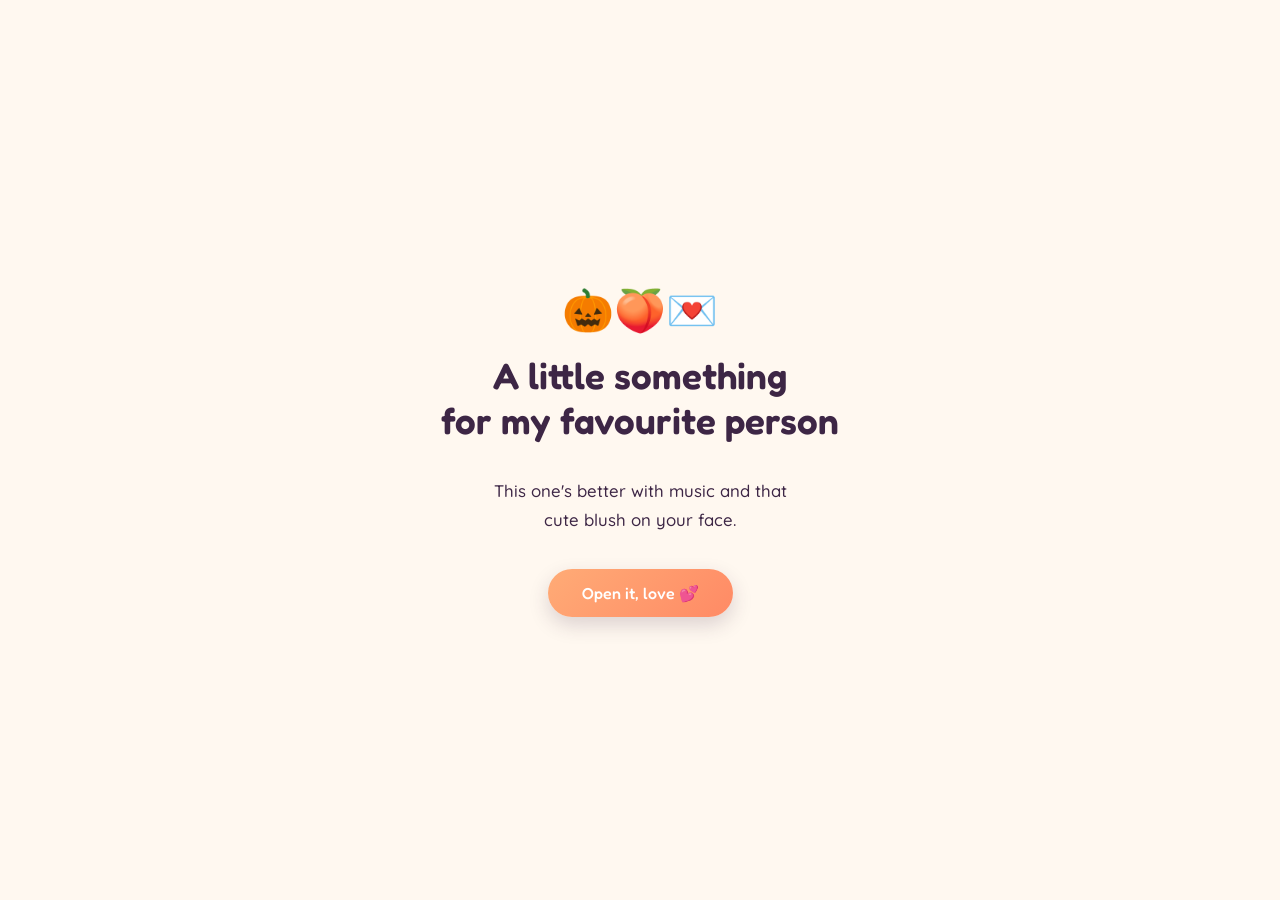
<file: index.html>
<!DOCTYPE html>
<html lang="en">
<head>
<script>
window.PAGE_TRACK = 0;
</script>
<script src="js/player.js"></script>
<meta charset="UTF-8" />
<meta name="viewport" content="width=device-width, initial-scale=1.0" />
<title>Happy Birthday 🎃🍑💜</title>
<link rel="preconnect" href="https://fonts.googleapis.com">
<link href="https://fonts.googleapis.com/css2?family=Fredoka:wght@400;500;600&family=Quicksand:wght@500;600&family=Caveat:wght@600&display=swap" rel="stylesheet">
<link rel="stylesheet" href="css/style.css">
</head>
<body data-page="index">

  <div class="blob blob-1"></div>
  <div class="blob blob-2"></div>
  <div class="blob blob-3"></div>
  <div class="hearts-bg"></div>

  <!-- entry overlay: unlocks background music with a tap (browsers require this) -->
  <div class="entry-overlay">
    <div style="font-size:2.6rem;">🎃🍑💌</div>
    <h2 style="margin:0;">A little something<br>for my favourite person</h2>
    <p style="max-width:320px;"> This one's better with music and that cute blush on your face.</p>
    <button class="btn btn-primary entry-start">Open it, love 💕</button>
  </div>

  <main class="page">
    <p class="eyebrow">happy birthday, my</p>
    <h1><span class="nickname-rotator">Pumpkin</span></h1>
    <p style="max-width:480px;">
      I made you something —<br>
      because you deserve a whole little world made just for you.<br>
      This is Full of my love......just wanna be yours 💕
    </p>
    <div class="btn-row">
      <a class="btn btn-primary" href="note.html">Open your gift →</a>
    </div>
  </main>

  <div class="player">
    <button class="player-toggle">▶</button>
    <button class="player-next">⏭</button>
    <span class="player-track">Our Song 🎵</span>
  </div>
  <div class="music-toast"></div>

  <nav class="orchard-nav">
    <a data-page="index" href="index.html" title="Start"></a>
    <a data-page="note" href="note.html" title="The Note"></a>
    <a data-page="gallery" href="gallery.html" title="Us"></a>
    <a data-page="game" href="game.html" title="Play"></a>
    <a data-page="finale" href="finale.html" title="The End"></a>
  </nav>

  <script src="js/main.js"></script>
  <script src="js/player.js"></script>
</body>
</html>
</file>
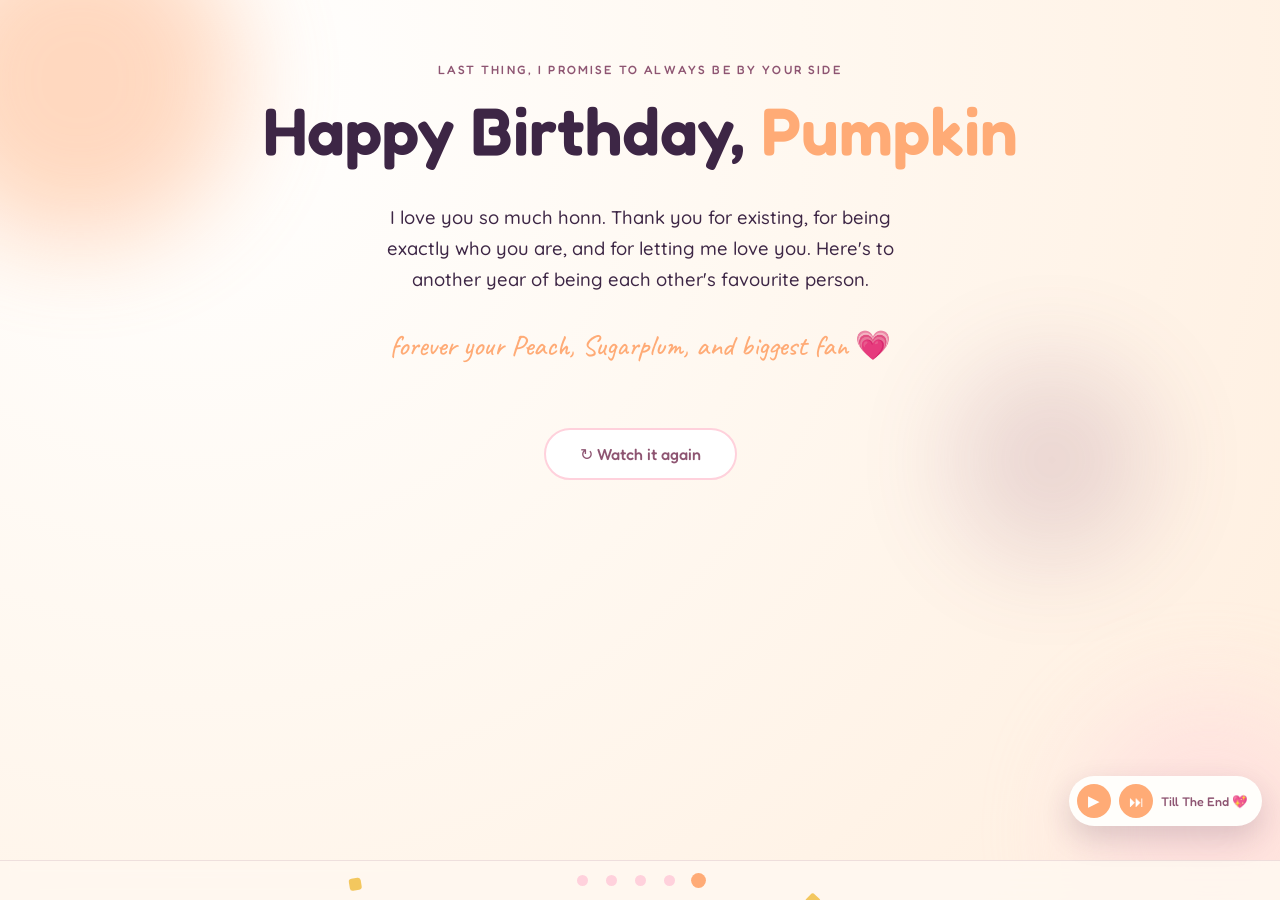
<file: finale.html>
<!DOCTYPE html>
<html lang="en">
<head>
<script>
window.PAGE_TRACK = 4;
</script>
<script src="js/player.js"></script>
<meta charset="UTF-8" />
<meta name="viewport" content="width=device-width, initial-scale=1.0" />
<title>I Love You So Much</title>
<link rel="preconnect" href="https://fonts.googleapis.com">
<link href="https://fonts.googleapis.com/css2?family=Fredoka:wght@400;500;600&family=Quicksand:wght@500;600&family=Caveat:wght@600&display=swap" rel="stylesheet">
<link rel="stylesheet" href="css/style.css">
</head>
<body data-page="finale">

  <div class="blob blob-1"></div>
  <div class="blob blob-2"></div>
  <div class="blob blob-3"></div>
  <div class="hearts-bg"></div>
  <div class="confetti"></div>

  <main class="page">
    <p class="eyebrow">last thing, I promise to always be by your side</p>
    <h1 class="finale-title">Happy Birthday, <span class="nickname-rotator">Pumpkin</span></h1>
    <p style="max-width:520px; font-size:1.15rem;">
      I love you so much honn.
      Thank you for existing, for being exactly who you are, and for
      letting me love you. Here's to another year of being
      each other's favourite person.
    </p>
    <p class="note-signoff" style="margin-top:8px;">forever your Peach, Sugarplum, and biggest fan 💗</p>

    <div class="btn-row">
      <a class="btn btn-ghost" href="index.html">↻ Watch it again</a>
    </div>
  </main>

  <div class="player">
    <button class="player-toggle">▶</button>
    <button class="player-next">⏭</button>
    <span class="player-track">Our Song 🎵</span>
  </div>
  <div class="music-toast"></div>

  <nav class="orchard-nav">
    <a data-page="index" href="index.html"></a>
    <a data-page="note" href="note.html"></a>
    <a data-page="gallery" href="gallery.html"></a>
    <a data-page="game" href="game.html"></a>
    <a data-page="finale" href="finale.html"></a>
  </nav>

  <script src="js/main.js"></script>
  <script src="js/player.js"></script>
  <script>
    // simple confetti burst on load
    (function(){
      const layer = document.querySelector('.confetti');
      const colors = ['#FFAB76', '#FFD1DC', '#8E5572', '#F2C14E'];
      for (let i = 0; i < 60; i++) {
        const p = document.createElement('div');
        const size = 6 + Math.random() * 6;
        p.style.position = 'absolute';
        p.style.top = '-20px';
        p.style.left = Math.random() * 100 + '%';
        p.style.width = size + 'px';
        p.style.height = size + 'px';
        p.style.background = colors[Math.floor(Math.random()*colors.length)];
        p.style.borderRadius = Math.random() > 0.5 ? '50%' : '3px';
        p.style.opacity = 0.9;
        p.style.transform = `rotate(${Math.random()*360}deg)`;
        p.style.transition = `transform ${3 + Math.random()*2}s linear, top ${3 + Math.random()*2}s ease-in`;
        layer.appendChild(p);
        requestAnimationFrame(() => {
          setTimeout(() => {
            p.style.top = 100 + Math.random()*20 + '%';
            p.style.transform = `rotate(${Math.random()*720}deg) translateX(${(Math.random()-0.5)*120}px)`;
          }, 20);
        });
        setTimeout(() => p.remove(), 6000);
      }
    })();
  </script>
</body>
</html>
</file>
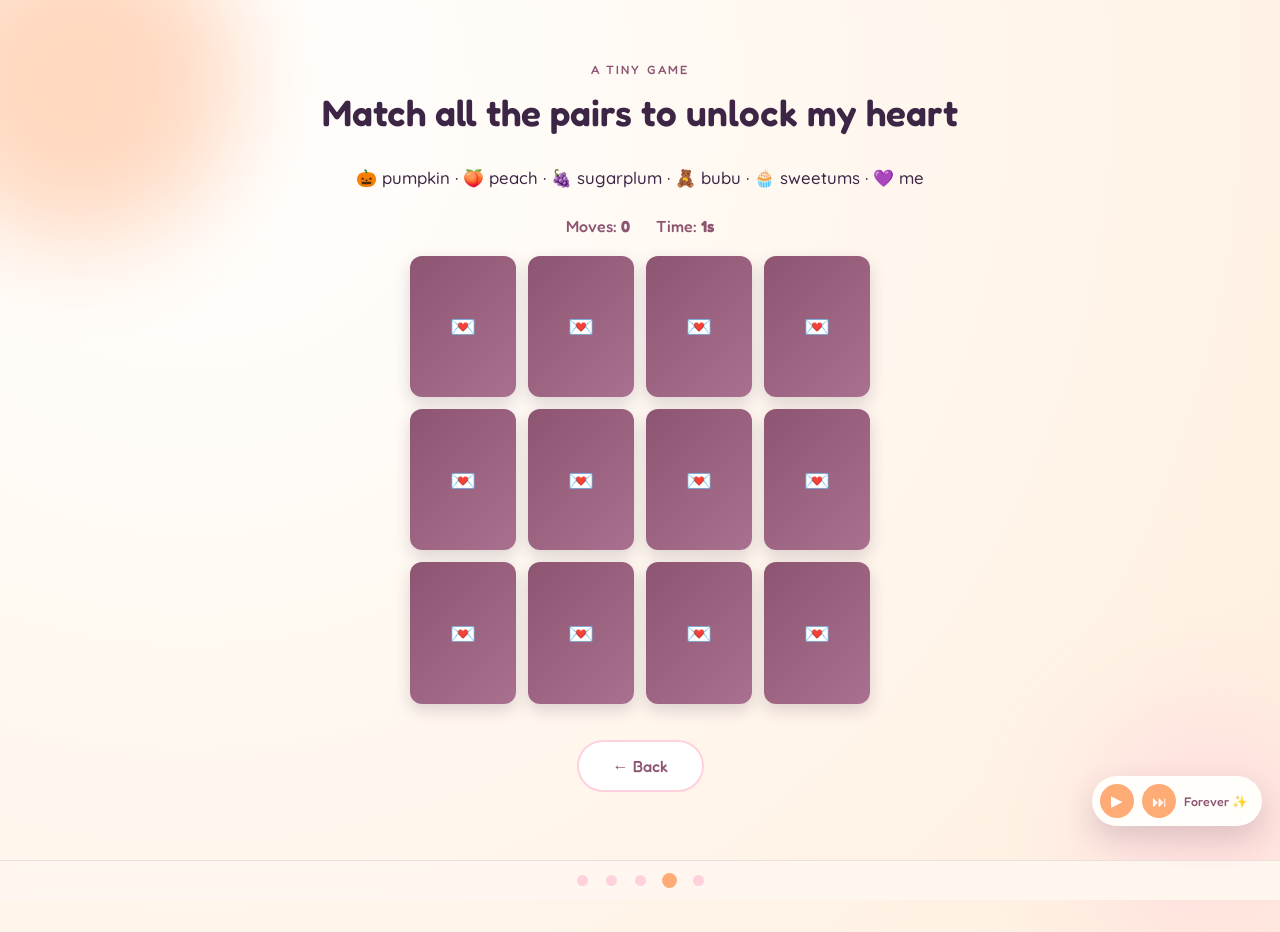
<file: game.html>
<!DOCTYPE html>
<html lang="en">
<head>
<script>
window.PAGE_TRACK = 3;
</script>
<script src="js/player.js"></script>
<meta charset="UTF-8" />
<meta name="viewport" content="width=device-width, initial-scale=1.0" />
<title>Unlock My Heart 💕</title>
<link rel="preconnect" href="https://fonts.googleapis.com">
<link href="https://fonts.googleapis.com/css2?family=Fredoka:wght@400;500;600&family=Quicksand:wght@500;600&family=Caveat:wght@600&display=swap" rel="stylesheet">
<link rel="stylesheet" href="css/style.css">
</head>
<body data-page="game">

  <div class="blob blob-1"></div>
  <div class="blob blob-2"></div>
  <div class="hearts-bg"></div>

  <main class="page">
    <p class="eyebrow">a tiny game</p>
    <h2>Match all the pairs to unlock my heart</h2>
    <p>🎃 pumpkin · 🍑 peach · 🍇 sugarplum · 🧸 bubu · 🧁 sweetums · 💜 me</p>

    <div class="game-stats">
      <span>Moves: <b class="moves-count">0</b></span>
      <span>Time: <b class="time-count">0s</b></span>
    </div>

    <div class="game-board"></div>

    <div class="btn-row">
      <a class="btn btn-ghost" href="gallery.html">← Back</a>
    </div>
  </main>

  <div class="win-modal">
    <div class="win-card">
      <div style="font-size:2.4rem;">🎉💕</div>
      <h2>You unlocked my heart</h2>
      <p class="win-summary"></p>
      <a class="btn btn-primary" href="finale.html">See the last thing →</a>
    </div>
  </div>

  <div class="player">
    <button class="player-toggle">▶</button>
    <button class="player-next">⏭</button>
    <span class="player-track">Our Song 🎵</span>
  </div>
  <div class="music-toast"></div>

  <nav class="orchard-nav">
    <a data-page="index" href="index.html"></a>
    <a data-page="note" href="note.html"></a>
    <a data-page="gallery" href="gallery.html"></a>
    <a data-page="game" href="game.html"></a>
    <a data-page="finale" href="finale.html"></a>
  </nav>

  <script src="js/main.js"></script>
  <script src="js/player.js"></script>
  <script src="js/game.js"></script>
</body>
</html>
</file>
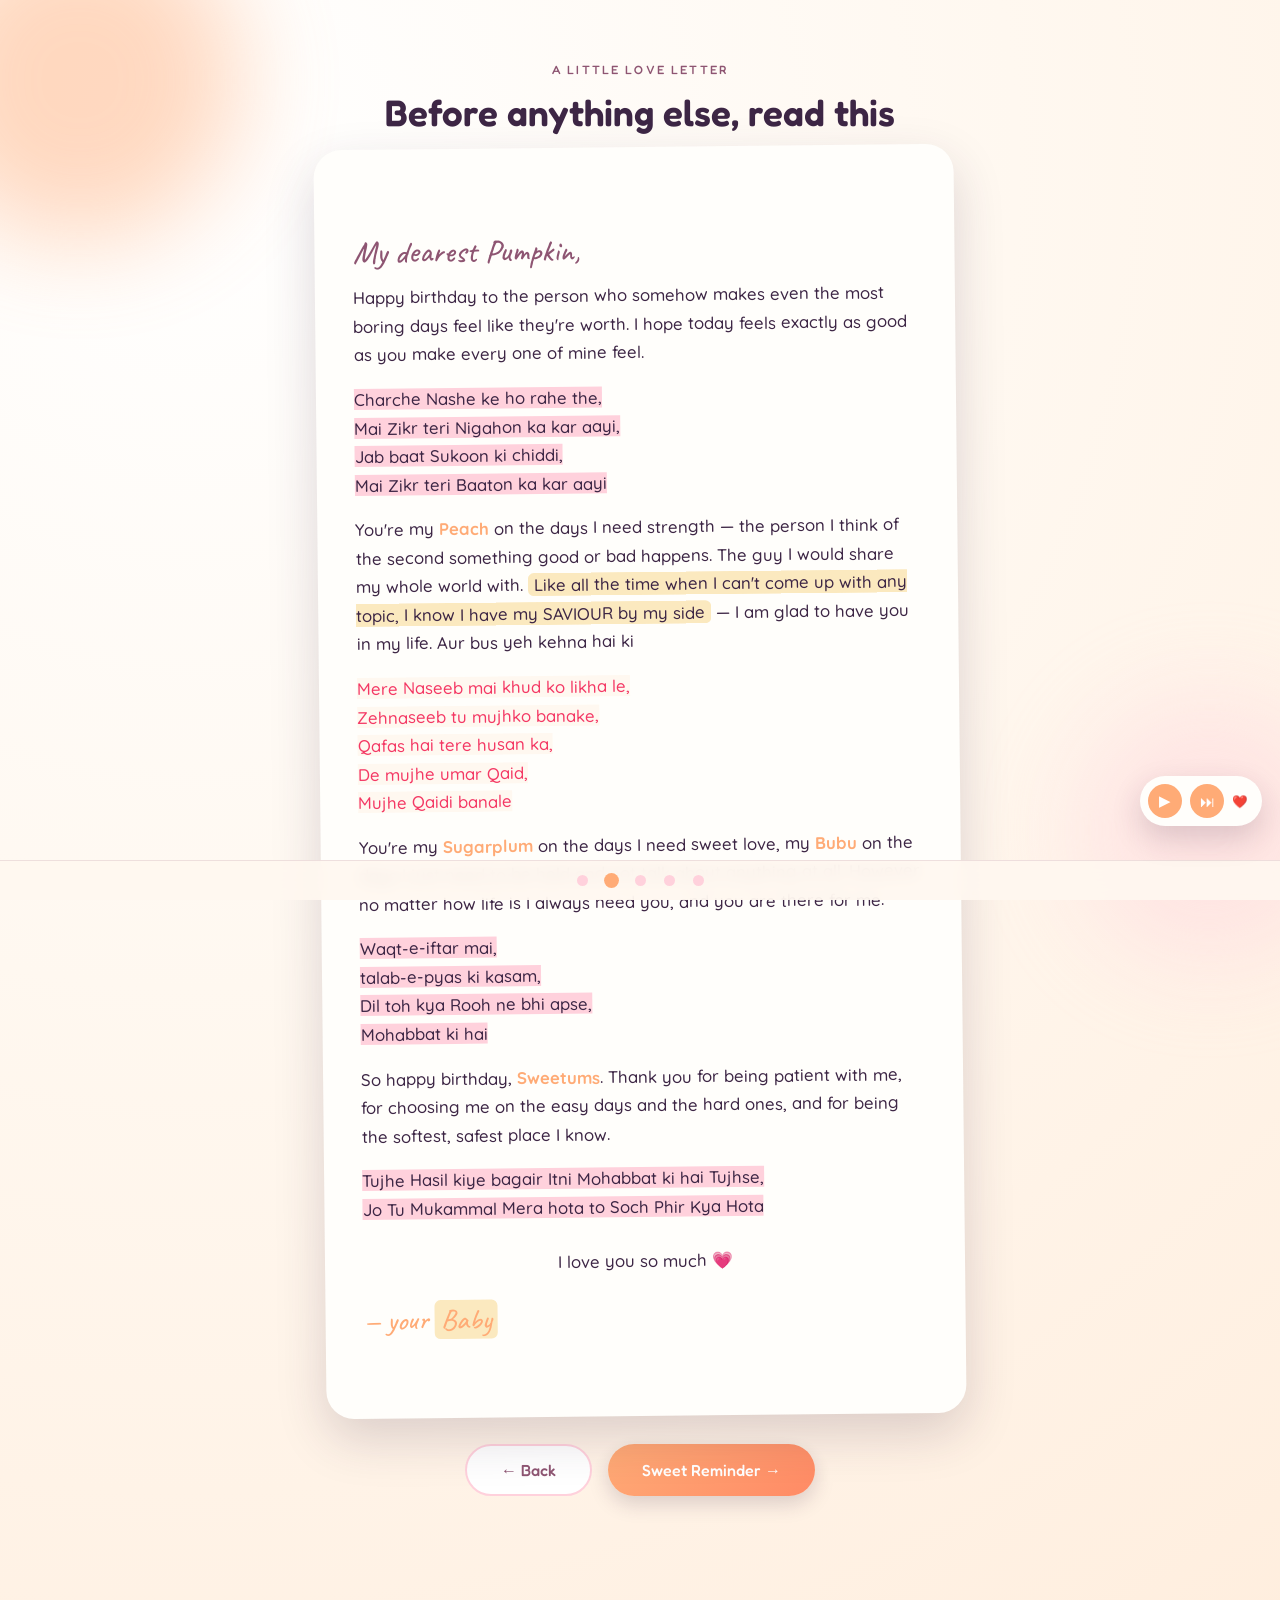
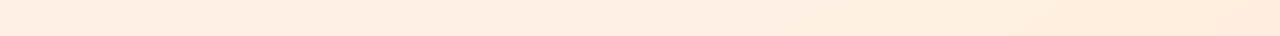
<file: note.html>
<!DOCTYPE html>
<html lang="en">
<head>
<script>
window.PAGE_TRACK = 1;
</script>
<script src="js/player.js"></script>
<meta charset="UTF-8" />
<meta name="viewport" content="width=device-width, initial-scale=1.0" />
<title>A Note For You</title>
<link rel="preconnect" href="https://fonts.googleapis.com">
<link href="https://fonts.googleapis.com/css2?family=Fredoka:wght@400;500;600&family=Quicksand:wght@500;600&family=Caveat:wght@600&display=swap" rel="stylesheet">
<link rel="stylesheet" href="css/style.css">
</head>
<body data-page="note">

  <div class="blob blob-1"></div>
  <div class="blob blob-2"></div>
  <div class="hearts-bg"></div>

  <main class="page">
    <p class="eyebrow">a little love letter</p>
    <h2>Before anything else, read this</h2>

    <div class="note-card">
      <p class="note-open">My dearest Pumpkin,</p>
      <div class="note-body">
        <p>
          Happy birthday to the person who somehow makes even the most
          boring days feel like they're worth. I hope
          today feels exactly as good as you make every one of mine feel.
        </p>
        <p> <span style="background-color:#FFD1DC;"> Charche Nashe ke ho rahe the, <br> Mai Zikr teri Nigahon ka kar aayi,<br> Jab baat Sukoon ki chiddi, <br> Mai Zikr teri Baaton ka kar aayi</span></p>
        
        
        <p>
          You're my <span class="note-highlight">Peach</span> on the days
          I need strength — the person I think of the second something good or
          bad happens. The guy I would share my whole world with.
          <span class="edit-me">Like all the time when I can't come up with any topic, I know I have my SAVIOUR by my side</span> —
          I am glad to have you in my life. Aur bus yeh kehna hai ki 
          </p><p>
         <span style="background-color:#FFF8F0; color:#f43864"> Mere Naseeb mai khud ko likha le,<br> Zehnaseeb tu mujhko banake,<br> Qafas hai tere husan ka,<br> De mujhe umar Qaid,<br> Mujhe Qaidi banale</span> </p>
        </p>
        <p>
          You're my <span class="note-highlight">Sugarplum</span> on the
          days I need sweet love, my <span class="note-highlight">Bubu</span>
          on the days I just need to be held and not talk about anything
          at all. However no matter how life is I always need you, and you are there for me.
          
        </p>
        <p> <span style="background-color:#FFD1DC;">Waqt-e-iftar mai, <br> talab-e-pyas ki kasam,<br>Dil toh kya Rooh ne bhi apse, <br>Mohabbat ki hai</span></p>
        <p>
          So happy birthday, <span class="note-highlight">Sweetums</span>.
          Thank you for being patient with me, for choosing me on the easy
          days and the hard ones, and for being the softest, safest place
          I know.
        </p>
        <p>
          <span style="background-color:#FFD1DC;">Tujhe Hasil kiye bagair Itni Mohabbat ki hai Tujhse,<br> Jo Tu Mukammal Mera hota to Soch Phir Kya Hota</span>
        </p>
        <p style="text-align:center; margin-top:26px;">
          I love you so much <span class="beat">💗</span>
        </p>
      </div>
      <p class="note-signoff">— your <span class="edit-me" title="add your own nickname here">Baby</span></p>
    </div>

    <div class="btn-row">
      <a class="btn btn-ghost" href="index.html">← Back</a>
      <a class="btn btn-primary" href="gallery.html">Sweet Reminder →</a>
    </div>
  </main>

  <div class="player">
    <button class="player-toggle">▶</button>
    <button class="player-next">⏭</button>
    <span class="player-track">Our Song 🎵</span>
  </div>
  <div class="music-toast"></div>

  <nav class="orchard-nav">
    <a data-page="index" href="index.html"></a>
    <a data-page="note" href="note.html"></a>
    <a data-page="gallery" href="gallery.html"></a>
    <a data-page="game" href="game.html"></a>
    <a data-page="finale" href="finale.html"></a>
  </nav>

  <script src="js/main.js"></script>
  <script src="js/player.js"></script>
</body>
</html>
</file>
<file: css/style.css>
/* ============================================
   Orchard of Love — birthday site stylesheet
   Palette: cream #FFF8F0 · blush #FFD1DC · peach #FFAB76
            plum #8E5572 · ink #3D2645 · gold #F2C14E
   ============================================ */

:root{
  --cream: #FFF8F0;
  --blush: #FFD1DC;
  --peach: #FFAB76;
  --plum: #8E5572;
  --ink: #3D2645;
  --gold: #F2C14E;
  --shadow: rgba(61, 38, 69, 0.18);
  --radius-lg: 28px;
  --radius-md: 18px;
}

*{ box-sizing: border-box; }

html{ scroll-behavior: smooth; }

body{
  margin: 0;
  min-height: 100vh;
  background: radial-gradient(circle at 15% 10%, #fff 0%, var(--cream) 45%, #ffeede 100%);
  color: var(--ink);
  font-family: 'Quicksand', sans-serif;
  font-weight: 500;
  overflow-x: hidden;
  position: relative;
}

/* ---------- floating ambient blobs & hearts ---------- */
.blob{
  position: fixed;
  border-radius: 50%;
  filter: blur(50px);
  opacity: 0.45;
  z-index: 0;
  pointer-events: none;
}
.blob-1{ width: 320px; height: 320px; background: var(--peach); top: -80px; left: -80px; }
.blob-2{ width: 260px; height: 260px; background: var(--blush); bottom: -60px; right: -60px; }
.blob-3{ width: 200px; height: 200px; background: var(--plum); opacity: 0.18; top: 40%; right: 10%; }

.hearts-bg{
  position: fixed;
  inset: 0;
  pointer-events: none;
  overflow: hidden;
  z-index: 0;
}
.floating-heart{
  position: absolute;
  bottom: -10%;
  font-size: 1.4rem;
  opacity: 0.55;
  animation: float-up linear infinite;
  color: var(--peach);
}
@keyframes float-up{
  0%{ transform: translateY(0) rotate(0deg); opacity: 0; }
  10%{ opacity: 0.6; }
  100%{ transform: translateY(-115vh) rotate(25deg); opacity: 0; }
}

/* ---------- layout shell ---------- */
.page{
  position: relative;
  z-index: 1;
  max-width: 880px;
  margin: 0 auto;
  padding: 48px 24px 140px;
  min-height: 100vh;
  display: flex;
  flex-direction: column;
  align-items: center;
  text-align: center;
}

.eyebrow{
  font-family: 'Fredoka', sans-serif;
  letter-spacing: 0.18em;
  text-transform: uppercase;
  font-size: 0.75rem;
  color: var(--plum);
  margin-bottom: 10px;
}

h1, h2, h3{
  font-family: 'Fredoka', sans-serif;
  font-weight: 600;
  color: var(--ink);
  margin: 0 0 12px;
}

h1{ font-size: clamp(2.2rem, 6vw, 3.6rem); }
h2{ font-size: clamp(1.6rem, 4vw, 2.3rem); }

p{ line-height: 1.7; font-size: 1.05rem; }

.nickname-rotator{
  font-family: 'Fredoka', sans-serif;
  color: var(--peach);
  display: inline-block;
  transition: opacity 0.35s ease;
}

/* ---------- buttons ---------- */
.btn{
  font-family: 'Fredoka', sans-serif;
  font-weight: 500;
  font-size: 1rem;
  border: none;
  border-radius: 999px;
  padding: 14px 34px;
  cursor: pointer;
  text-decoration: none;
  display: inline-flex;
  align-items: center;
  gap: 8px;
  transition: transform 0.2s ease, box-shadow 0.2s ease;
  box-shadow: 0 8px 20px var(--shadow);
}
.btn:hover{ transform: translateY(-3px); }
.btn:active{ transform: translateY(0); }
.btn-primary{
  background: linear-gradient(135deg, var(--peach), #ff8a65);
  color: #fff;
}
.btn-ghost{
  background: #fff;
  color: var(--plum);
  border: 2px solid var(--blush);
  box-shadow: none;
}
.btn-ghost:hover{ background: var(--blush); }

.btn-row{
  display: flex;
  gap: 16px;
  flex-wrap: wrap;
  justify-content: center;
  margin-top: 28px;
}

/* ---------- bottom nav (orchard path dots) ---------- */
.orchard-nav{
  position: fixed;
  bottom: 0; left: 0; right: 0;
  z-index: 5;
  display: flex;
  align-items: center;
  justify-content: center;
  gap: 18px;
  padding: 14px 16px calc(14px + env(safe-area-inset-bottom));
  background: rgba(255,248,240,0.9);
  backdrop-filter: blur(8px);
  border-top: 1px solid rgba(142,85,114,0.15);
}
.orchard-nav a{
  width: 11px; height: 11px;
  border-radius: 50%;
  background: var(--blush);
  transition: transform 0.2s ease, background 0.2s ease;
}
.orchard-nav a.active{
  background: var(--peach);
  transform: scale(1.35);
}

/* ---------- love note ---------- */
.note-card{
  background: #fffefb;
  border-radius: var(--radius-lg);
  padding: 44px 38px;
  box-shadow: 0 20px 50px var(--shadow);
  transform: rotate(-0.6deg);
  max-width: 640px;
  text-align: left;
  position: relative;
}
.note-card::before{
  content: "";
  position: absolute;
  top: 18px; right: 22px;
  font-size: 1.6rem;
}
.note-open{
  font-family: 'Caveat', cursive;
  font-size: 2rem;
  color: var(--plum);
  margin-bottom: 4px;
}
.note-body p{ margin: 0 0 16px; }
.note-signoff{
  font-family: 'Caveat', cursive;
  font-size: 1.8rem;
  color: var(--peach);
  margin-top: 18px;
}
.note-highlight{
  color: var(--peach);
  font-weight: 700;
}
.beat{
  display: inline-block;
  animation: heartbeat 1.4s ease-in-out infinite;
}
@keyframes heartbeat{
  0%, 100%{ transform: scale(1); }
  25%{ transform: scale(1.15); }
  40%{ transform: scale(1); }
}

/* editable placeholder marker for the giver to personalize */
.edit-me{
  background: rgba(242,193,78,0.35);
  border-radius: 6px;
  padding: 1px 6px;
  cursor: help;
}

/* ---------- gallery / polaroids ---------- */
.gallery-grid{
  display: grid;
  grid-template-columns: repeat(auto-fit, minmax(150px, 1fr));
  gap: 22px;
  width: 100%;
  margin-top: 8px;
}
.polaroid{
  background: #fff;
  border-radius: 10px;
  padding: 10px 10px 22px;
  box-shadow: 0 12px 26px var(--shadow);
  transition: transform 0.25s ease;
}
.polaroid:nth-child(odd){ transform: rotate(-3deg); }
.polaroid:nth-child(even){ transform: rotate(2.5deg); }
.polaroid:hover{ transform: rotate(0deg) scale(1.04); z-index: 2; }
.polaroid .frame{
  width: 100%;
  aspect-ratio: 1/1;
  border-radius: 6px;
  overflow: hidden;
  background: linear-gradient(135deg, var(--blush), var(--peach));
  display: flex;
  align-items: center;
  justify-content: center;
  color: #fff;
  font-size: 2rem;
}
.polaroid img{ width: 100%; height: 100%; object-fit: cover; display: block; }
.polaroid figcaption{
  font-family: 'Caveat', cursive;
  font-size: 1.2rem;
  color: var(--ink);
  text-align: center;
  margin-top: 8px;
}

/* ---------- memory game ---------- */
.game-board{
  display: grid;
  grid-template-columns: repeat(4, 1fr);
  gap: 12px;
  width: 100%;
  max-width: 460px;
  margin: 20px auto 8px;
}
.card{
  aspect-ratio: 3/4;
  perspective: 800px;
  cursor: pointer;
}
.card-inner{
  position: relative;
  width: 100%; height: 100%;
  transform-style: preserve-3d;
  transition: transform 0.5s cubic-bezier(.4,.2,.2,1);
  border-radius: 12px;
}
.card.flipped .card-inner, .card.matched .card-inner{ transform: rotateY(180deg); }
.card-face{
  position: absolute; inset: 0;
  display: flex; align-items: center; justify-content: center;
  border-radius: 12px;
  backface-visibility: hidden;
  font-size: 1.9rem;
  box-shadow: 0 6px 16px var(--shadow);
}
.card-front{ background: linear-gradient(135deg, var(--plum), #a9718f); color: var(--gold); font-size: 1.3rem; }
.card-back{ background: #fff; transform: rotateY(180deg); }
.card.matched .card-back{ background: var(--blush); }

.game-stats{
  display: flex; gap: 26px; justify-content: center;
  font-family: 'Fredoka', sans-serif;
  color: var(--plum);
  margin-top: 6px;
}

.win-modal{
  position: fixed; inset: 0; z-index: 20;
  background: rgba(61,38,69,0.55);
  display: none;
  align-items: center; justify-content: center;
  padding: 20px;
}
.win-modal.show{ display: flex; }
.win-card{
  background: #fffefb;
  border-radius: var(--radius-lg);
  padding: 40px 30px;
  text-align: center;
  max-width: 380px;
  box-shadow: 0 30px 60px rgba(0,0,0,0.3);
}

/* ---------- finale ---------- */
.finale-title{
  font-size: clamp(2.4rem, 8vw, 4.2rem);
}
.confetti{
  position: fixed; inset: 0;
  pointer-events: none;
  z-index: 15;
}

/* ---------- music player ---------- */
.player{
  position: fixed;
  bottom: 74px; right: 18px;
  z-index: 30;
  background: #fffefb;
  border-radius: 999px;
  box-shadow: 0 12px 30px var(--shadow);
  display: flex;
  align-items: center;
  gap: 8px;
  padding: 8px 14px 8px 8px;
  max-width: min(80vw, 280px);
}
.player button{
  width: 34px; height: 34px;
  border-radius: 50%;
  border: none;
  background: var(--peach);
  color: #fff;
  font-size: 0.95rem;
  cursor: pointer;
  flex: none;
  display: flex; align-items: center; justify-content: center;
}
.player-track{
  font-family: 'Fredoka', sans-serif;
  font-size: 0.78rem;
  color: var(--plum);
  white-space: nowrap;
  overflow: hidden;
  text-overflow: ellipsis;
}
.music-toast{
  position: fixed;
  bottom: 130px; right: 18px;
  z-index: 30;
  background: var(--ink);
  color: #fff;
  font-family: 'Fredoka', sans-serif;
  font-size: 0.8rem;
  padding: 8px 14px;
  border-radius: 12px;
  opacity: 0;
  transition: opacity 0.3s ease;
  pointer-events: none;
}
.music-toast.show{ opacity: 0.92; }

/* ---------- entry overlay (autoplay unlock) ---------- */
.entry-overlay{
  position: fixed; inset: 0; z-index: 50;
  background: var(--cream);
  display: flex; flex-direction: column;
  align-items: center; justify-content: center;
  gap: 18px;
  text-align: center;
  padding: 24px;
}
.entry-overlay.hide{ display: none; }

@media (max-width: 480px){
  .note-card{ padding: 30px 22px; }
  .game-board{ grid-template-columns: repeat(3, 1fr); max-width: 320px; }
}
</file>
